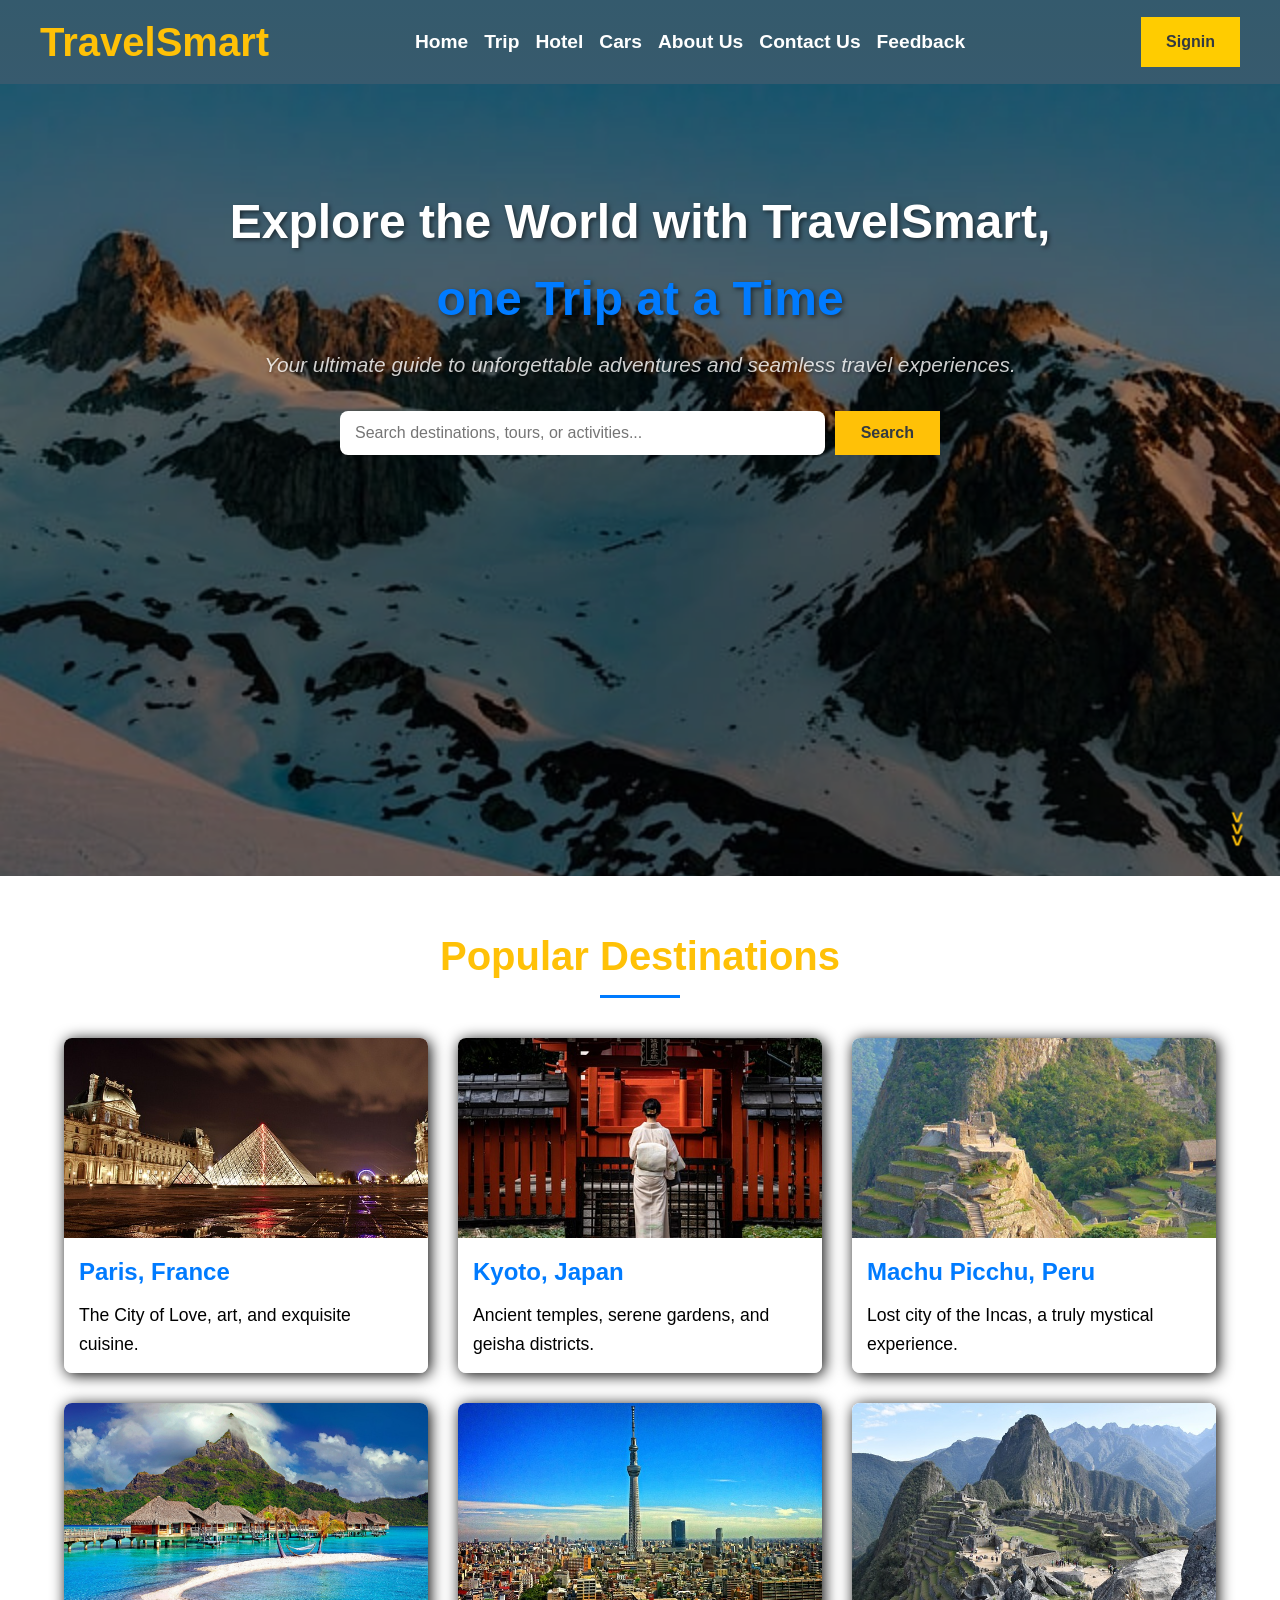
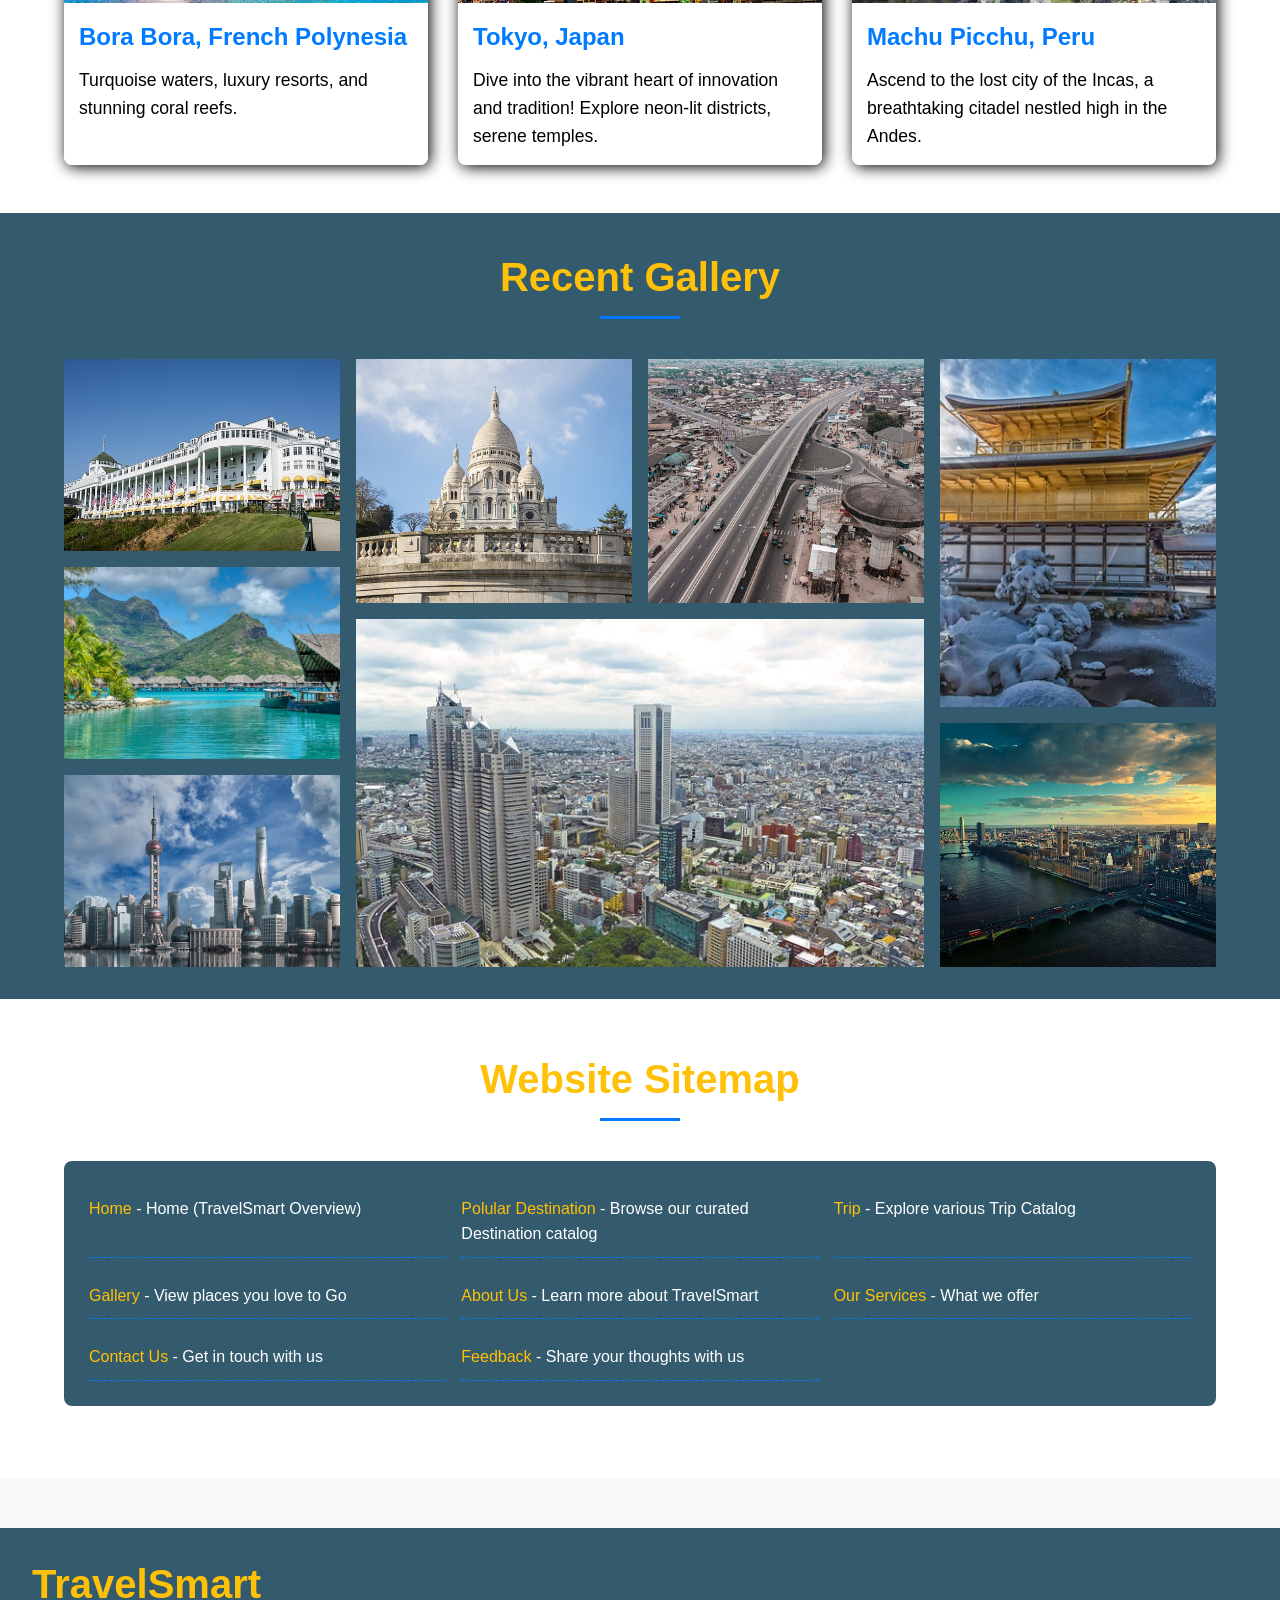
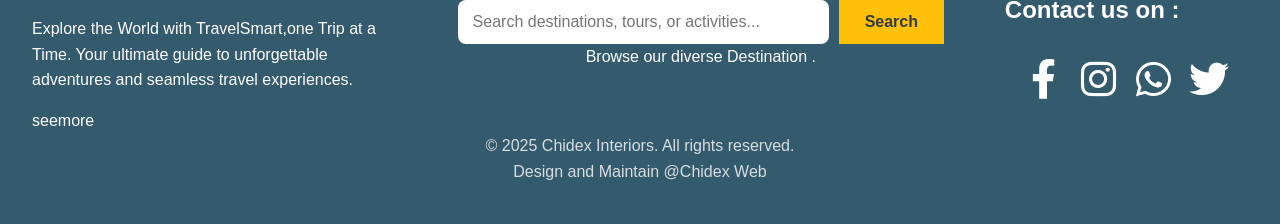
<file: index.html>
<!DOCTYPE html>
<html lang="en">
<head>
    <meta charset="UTF-8">
    <meta name="viewport" content="width=device-width, initial-scale=1.0">
    <title>TravelSmart - Your Ultimate Travel Companion</title>
    <link rel="stylesheet" href="index.css">
    <link rel="icon" href="images/favicon.png" type="image/png">
    <link rel="stylesheet" href="https://cdnjs.cloudflare.com/ajax/libs/font-awesome/6.0.0-beta3/css/all.min.css">
</head>
<body>
    <header>
        <div class="container">
            <div class="logo">
                <h1><a href="#home">TravelSmart</a></h1>
            </div>
            <nav>
                <input type="checkbox" id="menu-toggle" class="menu-toggle">
                <label for="menu-toggle" class="menu-icon">&#9776;</label>
                <ul>
                    <li><a href="#home">Home</a></li>
                    <li><a href="#trip-catalog">Trip</a></li>
                    <li><a href="#hotel">Hotel</a></li>
                    <li><a href="#car">Cars</a></li>
                    <li><a href="#about">About Us</a></li>
                    <li><a href="#contact">Contact Us</a></li>
                    <li><a href="#feedback">Feedback</a></li>
                    <li><a href="./login.html">Signin</a></li>
                </ul>
            </nav>
        </div>
    </header>
    <a href="#" id="top"> >>> </a>
    <main>
        <section id="home" class="active   page-section">
            <div class="container">
                <div class="hero">
                    <h2>Explore the World with TravelSmart,<span>one Trip at a Time</span></h2>
                    <p>Your ultimate guide to unforgettable adventures and seamless travel experiences.</p>
                    <div class="search-bar">
                        <input type="text" placeholder="Search destinations, tours, or activities...">
                        <button type="button">Search</button>
                    </div>
                </div>
                <article class="destinations-section home-section">
                    <h2 class="section-title">Popular Destinations</h2>
                    <div class="destination-grid">
                        <div class="destination-card">
                            <img src="./image/Paris, France 1.jpg" alt="Paris">
                            <h3>Paris, France</h3>
                            <p>The City of Love, art, and exquisite cuisine.</p>
                        </div>
                        <div class="destination-card">
                            <img src="./image/Kyoto, Japan1.jpg" alt="Kyoto">
                            <h3>Kyoto, Japan</h3>
                            <p>Ancient temples, serene gardens, and geisha districts.</p>
                        </div>
                        <div class="destination-card">
                            <img src="./image/Machu Picchu, Peru1.jpg" alt="Machu Picchu">
                            <h3>Machu Picchu, Peru</h3>
                            <p>Lost city of the Incas, a truly mystical experience.</p>
                        </div>
                        <div class="destination-card">
                            <img src="./image/Bora Bora, French Polynesia1.jpg" alt="Bora Bora">
                            <h3>Bora Bora, French Polynesia</h3>
                            <p>Turquoise waters, luxury resorts, and stunning coral reefs.</p>
                        </div>
                        <div class="destination-card">
                            <img src="./image/Tokyo, Japan1.jpg" alt="Tokyo Cityscape at Night">
                            <h3>Tokyo, Japan</h3>
                            <p>Dive into the vibrant heart of innovation and tradition! Explore neon-lit districts, serene temples.</p>
                        </div>
                        <div class="destination-card">
                            <img src="./image/Machu Picchu, Peru2.jpg"
                            alt="Ancient Inca City of Machu Picchu">
                            <h3>Machu Picchu, Peru</h3>
                            <p>Ascend to the lost city of the Incas, a breathtaking citadel nestled high in the Andes.</p>
                        </div>
                    </div>
                </article>
                <article class="home-section">
                    <h2 class="section-title">Recent Gallery</h2>
                    <div class="parent">
                        <div class="div1">
                            <img src="./image/mackinac-island-3563821_640.jpg" alt="" width="300">
                        </div>
                        <div class="div2"><img src="./image/Paris, France2.jpg" alt="" width="300"> </div>
                        <div class="div3"><img src="./image/nigeria.jpg" width="300" alt=""> </div>
                        <div class="div4"><img src="./image/Kyoto, Japan2.jpg" width="500" alt=""> </div>
                        <div class="div5"> <img src="./image/Tokyo, Japan2.jpg" width="300" alt=""></div>
                        <div class="div6"><img src="./image/Bora Bora, French Polynesia3.jpg" width="300" alt=""> </div>
                        <div class="div7"><img src="./image/china2.jpg" width="300" alt=""> </div>
                        <div class="div8"><img src="./image/uk1.jpg" width="300" alt=""> </div>
                    </div>
                </article>
                <article class="home-section">
                    <h2 class="section-title">Website Sitemap</h2>
                    <div class="sitemap">
                        <ul>
                            <li><a href="#home">Home</a> - Home (TravelSmart Overview)</li>
                            <li><a href="#destination">Polular Destination</a> - Browse our curated Destination catalog</li>
                            <li><a href="#trip-catalog">Trip</a> - Explore various Trip Catalog</li>
                            <li><a href="#Gallery">Gallery</a> - View places you love to Go</li>
                            <li><a href="#about">About Us</a> - Learn more about TravelSmart</li>
                            <li><a href="#services">Our Services</a> - What we offer</li>
                            <li><a href="#contact">Contact Us</a> - Get in touch with us</li>
                            <li><a href="#feedback">Feedback</a> - Share your thoughts with us</li>
                        </ul>
                    </div>
                </article>
            </div>
        </section>
        <section id="trip-catalog" class="trip-catalog page-section">
            <div class="container">
                <h2 class="section-title">Our Exciting Trip Catalog</h2>
        
                <div class="sorting-filtering">
                    <div class="sort-options">
                        <span>Sort by:</span>
                        <button class="sort-btn active">Popularity</button>
                        <button class="sort-btn">Price</button>
                        <button class="sort-btn">Alphabetical</button>
                    </div>
                    <div class="filter-options">
                        <span>Filter by:</span>
                        <select>
                            <option value="">Destination Type</option>
                            <option value="adventure">Adventure</option>
                            <option value="relax">Relaxation</option>
                            <option value="culture">Cultural</option>
                        </select>
                        <input type="date">
                        <input type="text" placeholder="Price Range (e.g., $500-$1000)">
                    </div>
                </div>
        
                <div class="trip-grid">
                    <div class="trip-card">
                        <div class="trip-images">
                            <img src="./image/Bali Adventure Getaway1.jpg" alt="Bali Beach" class="main-image">
                        </div>
                        <h3>Bali Adventure Getaway</h3>
                        <p class="description">Experience the vibrant culture and stunning natural beauty of Bali with
                            this 7-day adventure package.</p>
                        <div class="details">
                            <span class="price">$1200</span>
                            <span class="duration">7 Days / 6 Nights</span>
                            <span class="rating">★★★★★</span>
                        </div>
                        <a href="#contact"><button class="btn-book">Book Now</button></a>
                    </div>
                    <div class="trip-card">
                        <div class="trip-images">
                            <img src="./image/Arctic Lights Expedition2.jpg" alt="Northern Lights" class="main-image">
                        </div>
                        <h3>Arctic Lights Expedition</h3>
                         <p class="description">Embark on a magical journey to the Arctic Circle to witness the breathtaking Northern Lights and explore icy landscapes like never before.</p>
                        <div class="details">
                            <span class="price">$2,450</span>
                            <span class="duration">5 Days / 4 Nights</span>
                            <span class="rating">★★★★☆</span>
                        </div>
                        <a href="#contact"><button class="btn-book">Reserve Spot</button></a>
                    </div>
                    <div class="trip-card">
                        <div class="trip-images">
                            <img src="./image/Arctic Lights Expedition1.jpg" alt="Alps Skiing" class="main-image">
                        </div>
                        <h3>Swiss Alps Skiing Adventure</h3>
                        <p class="description">Hit the slopes in the breathtaking Swiss Alps with this 5-day winter
                            sports package.</p>
                        <div class="details">
                            <span class="price">$1800</span>
                            <span class="duration">5 Days / 4 Nights</span>
                            <span class="rating">★★★★★</span>
                        </div>
                        <a href="#contact"><button class="btn-book">Book Now</button></a>
                    </div>
        
                    <div class="trip-card">
                        <div class="trip-images">
                            <img src="./image/Machu Picchu, Peru6.jpg" alt="Amazon Rainforest" class="main-image">
                        </div>
                        <h3>Amazon Rainforest Discovery Tour</h3>
                        <p class="description">Immerse yourself in the world's largest rainforest with this educational
                            and adventurous 6-day tour.</p>
                        <div class="details">
                            <span class="price">$950</span>
                            <span class="duration">6 Days / 5 Nights</span>
                            <span class="rating">★★★★☆</span>
                        </div>
                        <a href="#contact"><button class="btn-book">Book Now</button></a>
                    </div>
                    <div class="trip-card">
                        <div class="trip-images">
                            <img src="./image/Kyoto, Japan4.jpg"
                                alt="Lush Green Forest Landscape" class="main-image">
                        </div>
                        <h3>Sequoia National Park: Serenity & Stargazing</h3>
                        <p class="description">Escape to the majestic giants of Sequoia National Park. This 4-day retreat offers
                            breathtaking hikes, tranquil lake activities, and unparalleled stargazing beneath ancient trees.</p>
                        <div class="details">
                            <span class="price">$850</span>
                            <span class="duration">4 Days / 3 Nights</span>
                            <span class="rating">★★★★★</span>
                        </div>
                        <a href="#contact"><button class="btn-book">Book Now</button></a>
                    </div>
                    <div class="trip-card">
                        <div class="trip-images">
                            <img src="./image/nigeria2.jpg" alt="Ofala Festival in Onitsha"
                                class="main-image">
                        </div>
                        <h3>Experience the Grandeur of Ofala Festival in Onitsha</h3>
                        <p class="description">Witness the vibrant and spectacular Ofala Festival, a celebration of culture, tradition, and
                            royal heritage in Onitsha. Immerse yourself in the rich tapestry of Igbo traditions.</p>
                        <div class="details">
                            <span class="price">₦7,500</span>
                            <span class="duration">2 Days</span>
                            <span class="rating">★★★★★</span>
                        </div>
                        <a href="#contact"><button class="btn-book">Book Now</button></a>
                    </div>
                    <div class="trip-card">
                        <div class="trip-images">
                            <img src="./image/Machu Picchu, Peru3.jpg"
                                alt="Elephants in Yankari National Park" class="main-image">
                        </div>
                        <h3>Explore the Wilds of Yankari National Park</h3>
                        <p class="description">Embark on an unforgettable safari adventure in Yankari National Park, home to diverse
                            wildlife, including elephants, lions, and various bird species. Discover the beauty of Nigerian nature.</p>
                        <div class="details">
                            <span class="price">₦15,000</span>
                            <span class="duration">3 Days / 2 Nights</span>
                            <span class="rating">★★★★☆</span>
                        </div>
                        <a href="#contact"><button class="btn-book">Book Now</button></a>
                    </div>
                    <div class="trip-card">
                        <div class="trip-images">
                            <img src="./image/Bora Bora, French Polynesia3.jpg" alt="Swiss Alps View" class="main-image">
                        </div>
                        <h3>Swiss Alps Escape</h3>
                        <p class="description">Enjoy a luxurious alpine retreat with snow-capped peaks, gourmet dining, and serene mountain hikes in Switzerland.</p>
                        <div class="details">
                            <span class="price">$3,150</span>
                            <span class="duration">6 Days / 5 Nights</span>
                            <span class="rating">★★★★★</span>
                        </div>
                        <a href="#contact"><button class="btn-book">Start Journey</button></a>
                    </div>
                    <div class="trip-card">
                        <div class="trip-images">
                            <img src="./image/japan-forest-6898674_640.jpg" alt="Sahara Desert" class="main-image">
                        </div>
                        <h3>Sahara Desert Safari</h3>
                        <p class="description">Ride camels over golden dunes, sleep under the stars, and explore the magic of the Moroccan desert with expert guides.</p>
                        <div class="details">
                            <span class="price">$980</span>
                            <span class="duration">4 Days / 3 Nights</span>
                            <span class="rating">★★★★☆</span>
                        </div>
                        <a href="#contact"><button class="btn-book">Book Adventure</button></a>
                    </div>
                    <div class="trip-card">
                        <div class="trip-images">
                            <img src="./image/paris-river-4275721_640.jpg" alt="Tokyo City" class="main-image">
                        </div>
                        <h3>Tokyo Tech & Culture Tour</h3>
                        <p class="description">Dive into Tokyo’s futuristic vibes, ancient temples, and culinary wonders in this dynamic blend of tech and tradition.</p>
                        <div class="details">
                            <span class="price">$1,875</span>
                            <span class="duration">5 Days / 4 Nights</span>
                            <span class="rating">★★★★★</span>
                        </div>
                        <a href="#contact"><button class="btn-book">Explore Tokyo</button></a>
                    </div>
                    <div class="trip-card">
                        <div class="trip-images">
                            <img src="./image/peru-bridge-4441037_1280.jpg" alt="Rocky Mountains" class="main-image">
                        </div>
                        <h3>Canadian Rockies Hiking Camp</h3>
                        <p class="description">Trek through scenic trails, pristine lakes, and wildlife-rich forests in this outdoor adventure for nature lovers.</p>
                        <div class="details">
                            <span class="price">$1,150</span>
                            <span class="duration">7 Days / 6 Nights</span>
                            <span class="rating">★★★★☆</span>
                        </div>
                        <a href="#contact"><button class="btn-book">Join the Trek</button></a>
                    </div>
                    <div class="trip-card">
                        <div class="trip-images">
                            <img src="./image/peru-hallstatt-3609863_640.jpg" alt="Greek Islands" class="main-image">
                        </div>
                        <h3>Greek Island Hopping</h3>
                        <p class="description">Sail across the sparkling Aegean Sea and explore the charm of Santorini, Mykonos, and more in a relaxing island cruise.</p>
                        <div class="details">
                            <span class="price">$2,200</span>
                            <span class="duration">8 Days / 7 Nights</span>
                            <span class="rating">★★★★★</span>
                        </div>
                        <a href="#contact"><button class="btn-book">Sail Away</button></a>
                    </div>
                </div>    
            </div>
        </section>

        <section id="hotel" class="hotels  page-section">
            <h2 class="section-title">Our Exciting Hotel Catalogs</h2>
           <div class="container">
                <div class="hotel-grid">
                    <div class="hotel-card">
                        <img src="./image/hotel-2975824_640.jpg" alt="Ocean View Hotel">
                        <h3>Ocean View Resort</h3>
                        <p>Relax in this luxury beachfront hotel with sea-facing suites, spa, and infinity pool.</p>
                        <div class="hotel-info">
                            <span class="rating">★★★★☆</span>
                            <span class="hotel-price">$220/night</span>
                        </div>
                        <a href="#contact"><button class="btn-book">Book Now</button></a>
                    </div>
                    <div class="hotel-card">
                        <img src="./image/hotel-6932136_640.jpg" alt="Mountain Lodge">
                        <h3>Highland Mountain Lodge</h3>
                        <p>Cozy alpine lodge surrounded by stunning peaks, perfect for hiking and skiing.</p>
                        <div class="hotel-info">
                            <span class="rating">★★★★★</span>
                            <span class="hotel-price">$180/night</span>
                        </div>
                        <a href="#contact"><button class="btn-book">Book Now</button></a>
                    </div>
                    <div class="hotel-card">
                        <img src="./image/hotel-7540353_640.jpg" alt="City Center Hotel">
                        <h3>Urban Central Hotel</h3>
                        <p>Modern business-class hotel located in the heart of the city with fast Wi-Fi and rooftop bar.</p>
                        <div class="hotel-info">
                            <span class="rating">★★★☆☆</span>
                            <span class="hotel-price">$140/night</span>
                        </div>
                        <a href="#contact"><button class="btn-book">Book Now</button></a>
                    </div>
                    <div class="hotel-card">
                        <img src="./image/hotel-building-6950972_640.jpg" alt="Desert Mirage Inn">
                        <h3>Desert Mirage Inn</h3>
                        <p>Experience tranquil luxury in a remote desert oasis with private pools and panoramic dunes.</p>
                        <div class="hotel-info">
                            <span class="rating">★★★★☆</span>
                            <span class="hotel-price">$210/night</span>
                        </div>
                       <a href="#contact"><button class="btn-book">Book Now</button></a>
                    </div>
                    <div class="hotel-card">
                        <img src="./image/jumeirah-beach-hotel-2146761_640.jpg" alt="Evergreen Peak Lodge">
                        <h3>Evergreen Peak Lodge</h3>
                        <p>Surrounded by forest trails, this rustic mountain lodge is ideal for nature lovers and hikers.</p>
                        <div class="hotel-info">
                            <span class="rating">★★★★★</span>
                            <span class="hotel-price">$165/night</span>
                        </div>
                        <a href="#contact"><button class="btn-book">Book Now</button></a>
                    </div>
                    <div class="hotel-card">
                        <img src="./image/grimsel-hospiz-4970076_640.jpg" alt="Palm Breeze Resort">
                        <h3>Palm Breeze Resort</h3>
                        <p>Chill by the turquoise ocean with all-inclusive beachside service, spa, and tropical cocktails.</p>
                        <div class="hotel-info">
                            <span class="rating">★★★★★</span>
                            <span class="hotel-price">$275/night</span>
                        </div>
                        <a href="#contact"><button class="btn-book">Book Now</button></a>
                    </div>
                    <div class="hotel-card">
                        <img src="./image/hong-kong-4046913_640.jpg" alt="Heritage Palace Hotel">
                        <h3>Heritage Palace Hotel</h3>
                        <p>Stay in a restored royal mansion with traditional architecture, fine dining, and cultural shows.</p>
                        <div class="hotel-info">
                            <span class="rating">★★★★☆</span>
                            <span class="hotel-price">$190/night</span>
                        </div>
                        <a href="#contact"><button class="btn-book">Book Now</button></a>
                    </div>
                    <div class="hotel-card">
                        <img src="./image/architecture-1218850_640.jpg" alt="Skyline Executive Suites">
                        <h3>Skyline Executive Suites</h3>
                        <p>Elegant high-rise accommodations with skyline views, business lounge, and 24/7 concierge.</p>
                        <div class="hotel-info">
                            <span class="rating">★★★★☆</span>
                            <span class="hotel-price">$300/night</span>
                        </div>
                        <a href="#contact"><button class="btn-book">Book Now</button></a>
                    </div>
                    <div class="hotel-card">
                        <img src="./image/architecture-2587720_640.jpg" alt="Lakeside Cabin Retreat">
                        <h3>Lakeside Cabin Retreat</h3>
                        <p>Charming wooden cabins nestled by a quiet lake — perfect for fishing, kayaking, and campfires.</p>
                        <div class="hotel-info">
                            <span class="rating">★★★☆☆</span>
                            <span class="hotel-price">$115/night</span>
                        </div>
                        <a href="#contact"><button class="btn-book">Book Now</button></a>
                    </div>
                    <div class="hotel-card">
                        <img src="./image/Casablanca Garden Hotel.jpg" alt="Casablanca Garden Hotel">
                        <h3>Casablanca Garden Hotel</h3>
                        <p>Step into elegance with floral courtyards, mosaic halls, and Mediterranean-inspired rooms.</p>
                        <div class="hotel-info">
                            <span class="rating">★★★★☆</span>
                            <span class="hotel-price">$195/night</span>
                        </div>
                        <a href="#contact"><button class="btn-book">Book Now</button></a>
                    </div>
                    <div class="hotel-card">
                        <img src="./image/frankfurtoder-1155362_640.jpg" alt="Aurora Ice Hotel">
                        <h3>Aurora Ice Hotel</h3>
                        <p>Sleep in a magical ice suite under the northern lights, with thermal gear and snow activities included.</p>
                        <div class="hotel-info">
                            <span class="rating">★★★★☆</span>
                            <span class="hotel-price">$250/night</span>
                        </div>
                        <a href="#contact"><button class="btn-book">Book Now</button></a>
                    </div>
                    <div class="hotel-card">
                        <img src="./image/building-3720329_640.jpg" alt="Boho Art House">
                        <h3>Boho Art House</h3>
                        <p>Colorful boutique hotel with handcrafted decor, live music nights, and cozy artistic spaces.</p>
                        <div class="hotel-info">
                            <span class="rating">★★★☆☆</span>
                            <span class="hotel-price">$135/night</span>
                        </div>
                        <a href="#contact"><button class="btn-book">Book Now</button></a>
                    </div>
                </div>
                <!-- <button class="btn-book" onclick="showDetails('tesla')">See More </button> -->
                <button class="btn-books" onclick="showMore(this)">See More</button>

                <div id="details-tesla" class="extra-content hidden">
                    <div class="hotel-grid">
                        <div class="hotel-card">
                        <img src="./image/havana-7844664_640.jpg" alt="Azure Bay Villas">
                        <h3>Azure Bay Villas</h3>
                        <p>Escape to crystal-clear waters and sun-drenched terraces in this private coastal villa resort.</p>
                        <div class="hotel-info">
                            <span class="rating">★★★★☆</span>
                            <span class="hotel-price">$295/night</span>
                        </div>
                        <a href="#contact"><button class="btn-book">Book Now</button></a>
                    </div>
                    <div class="hotel-card">
                        <img src="./image/jumeirah-beach-hotel-2146761_640.jpg" alt="Forest Whispers Camp">
                        <h3>Forest Whispers Camp</h3>
                        <p>Immerse in nature’s rhythm with eco-lodging, fire pits, and stargazing domes deep in the woods.</p>
                        <div class="hotel-info">
                            <span class="rating">★★★☆☆</span>
                            <span class="hotel-price">$90/night</span>
                        </div>
                        <a href="#contact"><button class="btn-book">Book Now</button></a>
                    </div>
                    <div class="hotel-card">
                        <img src="./image/lanzarote-211041_640.jpg" alt="Metro Luxe Suites">
                        <h3>Metro Luxe Suites</h3>
                        <p>Sophisticated stays in downtown elegance — rooftop dining, smart rooms, and skyline views.</p>
                        <div class="hotel-info">
                            <span class="rating">★★★★★</span>
                            <span class="hotel-price">$340/night</span>
                        </div>
                        <a href="#contact"><button class="btn-book">Book Now</button></a>
                    </div>
                    <div class="hotel-card">
                        <img src="./image/santorini-2090252_640.jpg" alt="Marrakech Serenity Inn">
                        <h3>Marrakech Serenity Inn</h3>
                        <p>A peaceful riad tucked in the old medina — with mosaic walls, lush courtyards, and mint tea vibes.</p>
                        <div class="hotel-info">
                            <span class="rating">★★★★☆</span>
                            <span class="hotel-price">$150/night</span>
                        </div>
                        <a href="#contact"><button class="btn-book">Book Now</button></a>
                    </div>
                    <div class="hotel-card">
                        <img src="./image/mackinac-island-3563821_640.jpg" alt="Polar Edge Igloo Suites">
                        <h3>Polar Edge Igloo Suites</h3>
                        <p>Live the Arctic dream in insulated glass igloos, with aurora views and polar excursions.</p>
                        <div class="hotel-info">
                            <span class="rating">★★★★★</span>
                            <span class="hotel-price">$420/night</span>
                        </div>
                        <a href="#contact"><button class="btn-book">Book Now</button></a>
                    </div>
                    <div class="hotel-card">
                        <img src="./image/israel-3148323_640.jpg" alt="Retro Carousel Motel">
                        <h3>Retro Carousel Motel</h3>
                        <p>Step back into the '60s with neon vibes, diner breakfasts, and cozy roadside charm.</p>
                        <div class="hotel-info">
                            <span class="rating">★★★☆☆</span>
                            <span class="hotel-price">$75/night</span>
                        </div>
                        <a href="#contact"><button class="btn-book">Book Now</button></a>
                    </div>
                    <div class="hotel-card">
                        <img src="./image/build1.jpg" alt="Florentine Heritage Stay">
                        <h3>Florentine Heritage Stay</h3>
                        <p>Stay in a 16th-century villa with frescoed ceilings, marble halls, and old-world Italian charm.</p>
                        <div class="hotel-info">
                            <span class="rating">★★★★☆</span>
                            <span class="hotel-price">$260/night</span>
                        </div>
                        <a href="#contact"><button class="btn-book">Book Now</button></a>
                    </div>
                    <div class="hotel-card">
                        <img src="./image/build2.jpg" alt="Coral Cove Escape">
                        <h3>Coral Cove Escape</h3>
                        <p>Sunbathe on white sands, snorkel vibrant reefs, and dine with ocean breezes at your doorstep.</p>
                        <div class="hotel-info">
                            <span class="rating">★★★★★</span>
                            <span class="hotel-price">$310/night</span>
                        </div>
                        <a href="#contact"><button class="btn-book">Book Now</button></a>
                    </div>
                    <div class="hotel-card">
                        <img src="./image/build3.jpg" alt="Zen Cliff Retreat">
                        <h3>Zen Cliff Retreat</h3>
                        <p>Elevate your soul at this cliffside sanctuary — with yoga pavilions, herbal gardens, and sound baths.</p>
                        <div class="hotel-info">
                            <span class="rating">★★★★☆</span>
                            <span class="hotel-price">$230/night</span>
                        </div>
                        <a href="#contact"><button class="btn-book">Book Now</button></a>
                    </div>
                    </div>
                    <button class="btn-books" onclick="hideMore(this)">See Less</button>
               </div>
           </div>
        </section>
        <section id="car" class="cars page-section">
            <h2 class="section-title">Our Exciting Car Catalogs</h2>
            <div class="container">
                <div class="car-grid">
                    <div class="car-card">
                        <img src="./image/aston-martin-2118857_640.webp" alt="Tesla Model S">
                        <h3>Tesla Model S</h3>
                        <p>Electric luxury sedan with autopilot, long range, and high performance.</p>
                        <span class="car-price">$89,990</span>
                        <a href="#contact"><button class="btn-book">Book Now</button></a>
                    </div>
                    <div class="car-card">
                        <img src="./image/auto-1327801_640.jpg" alt="Ford Mustang GT">
                        <h3>Ford Mustang GT</h3>
                        <p>Iconic muscle car with a roaring V8 engine and aggressive styling.</p>
                        <span class="car-price">$46,500</span>
                        <a href="#contact"><button class="btn-book">Book Now</button></a>
                    </div>
                    <div class="car-card">
                        <img src="./image/auto-2179220_640.jpg" alt="Range Rover Sport">
                        <h3>Range Rover Sport</h3>
                        <p>Premium SUV offering off-road capability and luxurious comfort.</p>
                        <span class="car-price">$78,300</span>
                        <a href="#contact"><button class="btn-book">Book Now</button></a>
                    </div>
                    <div class="car-card">
                        <img src="./image/auto-8952159_640.png" alt="Ford Mustang">
                        <h3>Ford Mustang GT</h3>
                        <p>Iconic American muscle car with V8 power and bold styling.</p>
                        <span class="car-price">$55,300</span>
                        <a href="#contact"><button class="btn-book">Book Now</button></a>
                    </div>
                    <div class="car-card">
                        <img src="./image/bmw-6010851_640.jpg" alt="BMW i8">
                        <h3>BMW i8</h3>
                        <p>Futuristic hybrid sports car blending efficiency with dynamic design.</p>
                        <span class="car-price">$147,500</span>
                        <a href="#contact"><button class="btn-book">Book Now</button></a>
                    </div>
                    <div class="car-card">
                        <img src="./image/automobile-8634822_640.png" alt="Toyota Corolla">
                        <h3>Toyota Corolla</h3>
                        <p>Reliable compact sedan with great fuel economy and safety features.</p>
                        <span class="car-price">$24,150</span>
                        <a href="#contact"><button class="btn-book">Book Now</button></a>
                    </div>
                    <div class="car-card">
                        <img src="./image/automobile-7825050_640.jpg" alt="Audi R8">
                        <h3>Audi R8</h3>
                        <p>High-performance supercar with sleek design and powerful V10 engine.</p>
                        <span class="car-price">$158,900</span>
                       <a href="#contact"><button class="btn-book">Book Now</button></a>
                    </div>
                    <div class="car-card">
                        <img src="./image/car-1890494_640.jpg" alt="Honda Civic">
                        <h3>Honda Civic</h3>
                        <p>Sporty and practical sedan with modern tech and smooth handling.</p>
                        <span class="car-price">$23,750</span>
                        <a href="#contact"><button class="btn-book">Book Now</button></a>
                    </div>
                    <div class="car-card">
                        <img src="./image/car-4393990_640.jpg" alt="Jeep Wrangler">
                        <h3>Jeep Wrangler</h3>
                        <p>Off-road legend designed for adventure with rugged capability.</p>
                        <span class="car-price">$39,995</span>
                        <a href="#contact"><button class="btn-book">Book Now</button></a>
                    </div>
                    <div class="car-card">
                        <img src="./image/car-5548242_640.jpg" alt="Mercedes S-Class">
                        <h3>Mercedes-Benz S-Class</h3>
                        <p>Flagship luxury sedan offering comfort, prestige, and innovation.</p>
                        <span class="car-price">$115,000</span>
                        <a href="#contact"><button class="btn-book">Book Now</button></a>
                    </div>
                    <div class="car-card">
                        <img src="./image/car-5865989_640.jpg" alt="Chevrolet Bolt EV">
                        <h3>Chevrolet Bolt EV</h3>
                        <p>Affordable electric vehicle with a practical range and spacious interior.</p>
                        <span class="car-price">$31,000</span>
                        <a href="#contact"><button class="btn-book">Book Now</button></a>
                    </div>
                    <div class="car-card">
                        <img src="./image/car-5868840_640.jpg" alt="Porsche 911 Carrera">
                        <h3>Porsche 911 Carrera</h3>
                        <p>Legendary sports car blending tradition with cutting-edge engineering.</p>
                        <span class="car-price">$106,500</span>
                        <a href="#contact"><button class="btn-book">Book Now</button></a>
                    </div>
                    <div class="car-card">
                        <img src="./image/car-6761801_640.jpg" alt="Lucid Air">
                        <h3>Lucid Air</h3>
                        <p>Premium electric sedan with extraordinary range and futuristic tech.</p>
                        <span class="car-price">$82,400</span>
                        <a href="#contact"><button class="btn-book">Book Now</button></a>
                    </div>
                    <div class="car-card">
                        <img src="./image/car-6779247_640.jpg" alt="Kia EV6">
                        <h3>Kia EV6</h3>
                        <p>All-electric crossover with ultra-fast charging and modern styling.</p>
                        <span class="car-price">$48,700</span>
                        <a href="#contact"><button class="btn-book">Book Now</button></a>
                    </div>
                    <div class="car-card">
                        <img src="./image/car-7498955_640.jpg" alt="Range Rover Velar">
                        <h3>Range Rover Velar</h3>
                        <p>Elegant SUV with refined design, luxury interior, and off-road power.</p>
                        <span class="car-price">$69,900</span>
                        <a href="#contact"><button class="btn-book">Book Now</button></a>
                    </div>

                 </div>
            </div>
        </section>

        <section id="about" class="about-us page-section">
            <div class="container">
                <h2 class="section-title">About TravelSmart</h2>
                <p>TravelSmart is a leading online travel portal dedicated to creating unforgettable travel experiences.
                    Founded in 2023, our mission is to connect adventurers with unique destinations and provide
                    comprehensive, easy-to-understand travel information.</p>
                <p>We specialize in curating exciting package tours that combine thrilling activities like paragliding
                    and jet skiing with visits to iconic tourist attractions. Our commitment is to offer transparent
                    pricing, reliable information, and a user-friendly platform that makes planning your next adventure
                    a breeze.</p>
                <p>At TravelSmart, we believe travel enriches lives, and we're passionate about helping you discover the
                    world, one amazing trip at a time.</p>
            </div>
        </section>

        <section class="services-section page-section" id="services">
            <h2 class="section-title">Our Services</h2>
            <div class="services-grid container">
                <div class="service-card">
                    <i class="fas fa-plane-departure icon"></i>
                    <h3>Flight Booking</h3>
                    <p>Find the best deals on flights worldwide.</p>
                </div>
                <div class="service-card">
                    <i class="fas fa-hotel icon"></i>
                    <h3>Hotel Reservations</h3>
                    <p>Book your perfect stay, from budget to luxury.</p>
                </div>
                <div class="service-card">
                    <i class="fas fa-route icon"></i>
                    <h3>Custom Tours</h3>
                    <p>Personalized itineraries for unique experiences.</p>
                </div>
                <div class="service-card">
                    <i class="fas fa-passport icon"></i>
                    <h3>Visa Assistance</h3>
                    <p>Guidance and support for your visa applications.</p>
                </div>
            </div>
        </section>
        
        <section class="contact-section page-section" id="contact">
            <h2 class="section-title">Connect With Us & Book Your Session</h2>
            <div class="contact-content container">
                <form id="booking" class="contact-form">
                    <h3>Book Your Session</h3>
                    <div class="formgrouping">
                        <div class="form-group">
                        <label for="name">Your Name:</label>
                        <input type="text" id="name" name="name" required placeholder="Full Name">
                    </div>
                    <div class="form-group">
                        <label for="email">Your Email:</label>
                        <input type="email" id="email" name="email" required placeholder="example@email.com">
                    </div>
                    <div class="form-group">
                        <label for="phone">Phone Number (Optional):</label>
                        <input type="tel" id="phone" name="phone" placeholder="+234 80XXXXXXX">
                    </div>
                    <div class="form-group">
                        <label for="service">Interested Service:</label>
                        <select id="service" name="service">
                            <option value="">Select a service</option>
                            <option value="therapeutic-massage">Therapeutic Massage</option>
                            <option value="revitalizing-facial">Revitalizing Facial</option>
                            <option value="body-rituals">Body Rituals & Wraps</option>
                            <option value="sauna-steam">Sauna & Steam Therapy</option>
                            <option value="custom-package">Custom Package</option>
                            <option value="general-inquiry">General Inquiry</option>
                        </select>
                    </div>
                    <div class="form-group">
                        <label for="preferred-date">Preferred Date (Optional):</label>
                        <input type="date" id="preferred-date" name="preferred_date">
                    </div>
                    <!-- <div class="form-group">
                        <label for="message">Your Message:</label>
                        <textarea id="message" name="message" rows="6"
                            placeholder="Tell us about your desired experience or inquiry..." required></textarea>
                    </div> -->
                    </div>
                    <h3 id="transport">Book Transportation</h3>
                    <div class="formgrouping">
                        <div class="form-group">
                        <label for="transport-type">Type:</label>
                        <select id="transport-type">
                            <option value="flight">Flight</option>
                            <option value="bus">Bus</option>
                            <option value="train">Train</option>
                            <option value="train">Water(Ship)</option>
                        </select>
                    </div>
                    <div class="form-group">
                        <label for="departure">Departure:</label>
                        <input type="text" id="departure" placeholder="e.g., Lagos">
                    </div>
                    <div class="form-group">
                        <label for="destination">Destination:</label>
                        <input type="text" id="destination" placeholder="e.g., Abuja">
                    </div>
                    <div class="form-group">
                        <label for="date-transport">Date:</label>
                        <input type="date" id="date-transport">
                    </div>
                    </div>
                    <h3 id="hotels">Book Hotels</h3>
                     <div class="formgrouping">
                        <div class="form-group">
                        <label for="hotel-location">Location:</label>
                        <input type="text" id="hotel-location" placeholder="e.g., New York">
                    </div>
                    <div class="form-group">
                        <label for="check-in">Check-in:</label>
                        <input type="date" id="check-in">
                    </div>
                    <div class="form-group">
                        <label for="check-out">Check-out:</label>
                        <input type="date" id="check-out">
                    </div>
                    <div class="form-group">
                        <label for="guests">Guests:</label>
                        <input type="number" id="guests" min="1" value="1">
                    </div>

                     </div>
                <h3 id="cars">Book Cars</h3>
                     <div class="formgrouping">
                        <div class="form-group">
                        <label for="car-pickup-location">Pickup Location:</label>
                        <input type="text" id="car-pickup-location" placeholder="e.g., Airport">
                    </div>
                    <div class="form-group">
                        <label for="pickup-date">Pickup Date:</label>
                        <input type="date" id="pickup-date">
                    </div>
                    <div class="form-group">
                        <label for="return-date">Return Date:</label>
                        <input type="date" id="return-date">
                    </div>
                     </div>
                    <button type="submit" class="btn">Send Inquiry & Request Booking</button>
                </form>
                <div class="contact-info">
                    <h3>Visit & Contact Info</h3>
                    <p><i class="fas fa-map-marker-alt"></i> Serene Haven Spa, 45 Tranquil Way, Wellness City, Onitsha,
                        Anambra, Nigeria</p>
                    <p><i class="fas fa-phone"></i> +234 (0) 801 234 5678</p>
                    <p><i class="fas fa-envelope"></i> info@serenehavenspa.com</p>
                    <p><i class="fas fa-clock"></i> **Opening Hours:**</p>
                    <ul>
                        <li>Mon - Fri: 9:00 AM - 8:00 PM</li>
                        <li>Saturday: 10:00 AM - 7:00 PM</li>
                        <li>Sunday: Closed</li>
                    </ul>
                    <div class="social-links">
                        <a href="#" aria-label="Facebook"><i class="fab fa-facebook-f"></i></a>
                        <a href="#" aria-label="Instagram"><i class="fab fa-instagram"></i></a>
                        <a href="#" aria-label="WhatsApp"><i class="fab fa-whatsapp"></i></a>
                    </div>
                </div>
            </div>
        </section>

        <section id="feedback" class="feedback page-section">
            <div class="container">
                <h2 class="section-title">Share Your Feedback</h2>
                <p class="we">We value your opinion! Please let us know how we can improve our website.</p>
                <form class="feedback-form">
                    <div class="form-group">
                        <label for="name">Your Name:</label>
                        <input type="text" id="names" name="name" required>
                    </div>
                    <div class="form-group">
                        <label for="email">Your Email:</label>
                        <input type="email" id="emails" name="email" required>
                    </div>
                    <div class="form-group">
                        <label for="subject">Subject:</label>
                        <input type="text" id="subject" name="subject" required>
                    </div>
                    <div class="form-group">
                        <label for="message">Your Message:</label>
                        <textarea id="messages" name="message" rows="5" required></textarea>
                    </div>
                    <button type="submit" class="btn-submit">Send Feedback</button>
                </form>
                <div>
                    <h2 class="section-title">What Our Travelers Say</h2>
                    <div class="review-grid">
                        <div class="review-card">
                            <p class="review-text">"The Bali trip was absolutely incredible! TravelSmart made everything so
                            easy, from booking to the amazing activities. Highly recommend the paragliding!"</p>
                            <p class="reviewer-name">- Sarah L. (Bali Adventure)</p>
                            <div class="review-rating">★★★★★</div>
                        </div>
                        <div class="review-card">
                            <p class="review-text">"Skiing in the Alps was a dream come true. The accommodations were
                            top-notch and the transport options were clearly laid out. A truly seamless experience."</p>
                            <p class="reviewer-name">- Mark T. (Swiss Alps Expedition)</p>
                            <div class="review-rating">★★★★★</div>
                        </div>
                        <div class="review-card">
                            <p class="review-text">"An eye-opening journey into the Amazon! The guides were knowledgeable
                                    and the jungle lodge was perfect. Four stars because the mosquitoes were a bit much, but
                            that's nature!"</p>
                            <p class="reviewer-name">- Jessica R. (Amazon Discovery)</p>
                            <div class="review-rating">★★★★☆</div>
                        </div>
                    </div>
                </div>
            </div>
        </section>
    </main>

    <footer class="main-footer">
        <div class="container">
            <nav>
                <div class="space">
                    <div class="logo">
                        <h1><a href="#home">TravelSmart</a></h1>
                    </div>
                    <p>Explore the World with TravelSmart,<span>one Trip at a Time.</span> 
                    Your ultimate guide to unforgettable adventures and seamless travel experiences.
                    </p>
                    <p></p>
                    <details>
                        <summary>seemore</summary>
                        <p>Lorem ipsum dolor, sit amet consectetur adipisicing elit. Ratione blanditiis eos consequatur nam ad assumenda illum enim laborum, rerum harum!</p>
                    </details>
                </div>
                <div class="browse">
                    <div class="search-bar">
                        <input type="text" placeholder="Search destinations, tours, or activities...">
                        <button type="button">Search</button>
                    </div>
                    <p>Browse our diverse Destination .</p>
                </div>
                <div class="social">
                    <h2>Contact us on :</h2>
                    <div class="social-links">
                        <a href="#" aria-label="Facebook"><i class="fab fa-facebook-f"></i></a>
                        <a href="#" aria-label="Instagram"><i class="fab fa-instagram"></i></a>
                        <a href="#" aria-label="WhatsApp"><i class="fab fa-whatsapp"></i></a>
                        <a href="#" aria-label="Twitter"><i class="fab fa-twitter"></i></a>
                    </div>
                </div>
    
            </nav>
    
            <p class="reserved">&copy; 2025 Chidex Interiors. All rights reserved. <br>
                Design and Maintain @Chidex Web</p>
        </div>
    </footer>
<script>
function showMore(button) {
  const extraContent = button.nextElementSibling;
  button.style.display = "none"; // Hide "See More"
  extraContent.classList.remove("hidden"); // Show extra content
}

function hideMore(button) {
  const extraContent = button.parentElement;
  const seeMoreBtn = extraContent.previousElementSibling;
  extraContent.classList.add("hidden"); // Hide extra content
  seeMoreBtn.style.display = "inline-block"; // Show "See More" again
}


</script>

</body>

</html>
</file>
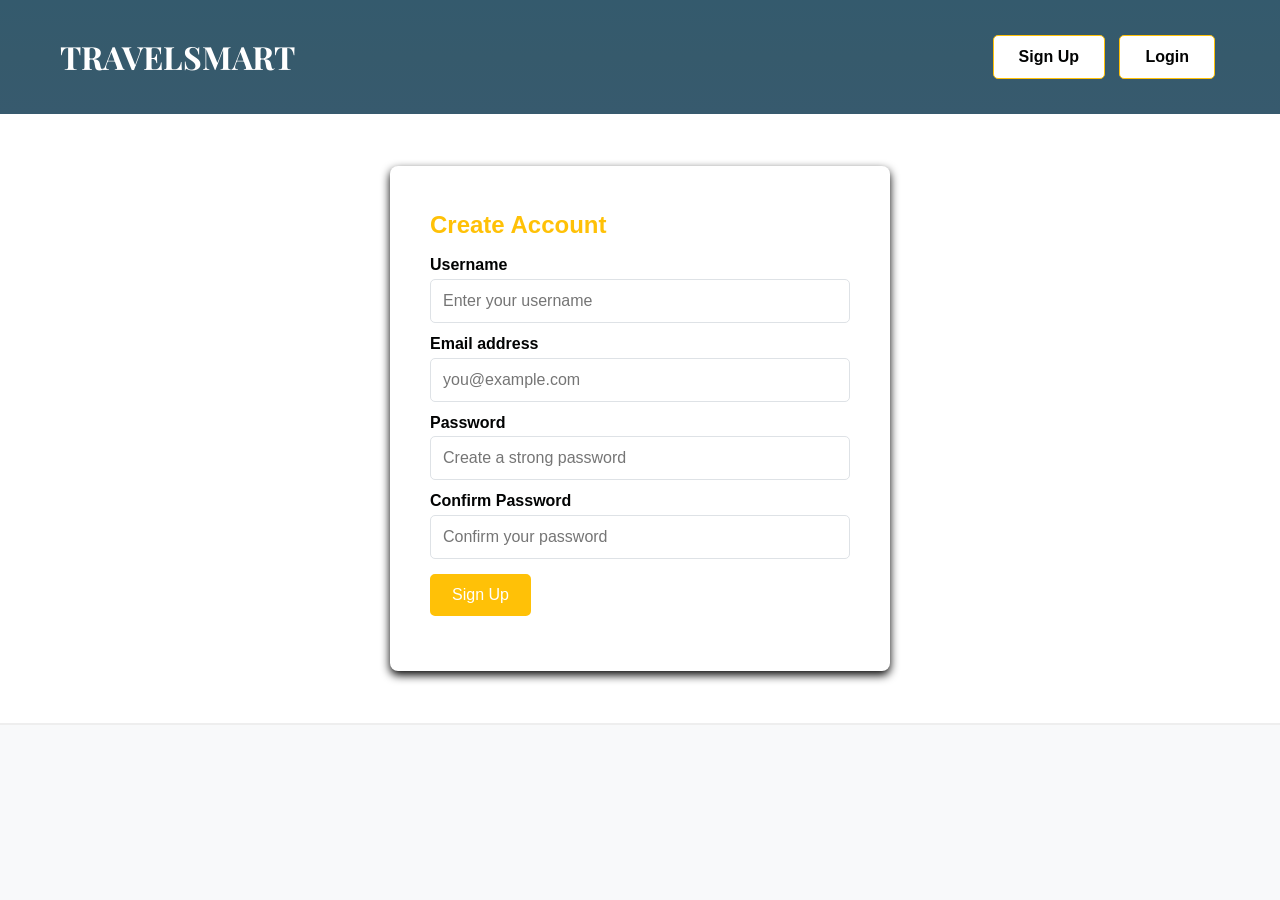
<file: login.html>
<!DOCTYPE html>
<html lang="en">

<head>
    <meta charset="UTF-8">
    <meta name="viewport" content="width=device-width, initial-scale=1.0">
    <link rel="stylesheet" href="login.css">
    <link rel="stylesheet" href="index.css">
    <title>Sign Up / Login</title>
    <link
        href="https://fonts.googleapis.com/css2?family=Playfair+Display:wght@700&family=Roboto:wght@300;400;700&display=swap"
        rel="stylesheet">
    <link rel="stylesheet" href="https://cdnjs.cloudflare.com/ajax/libs/font-awesome/6.0.0-beta3/css/all.min.css">
</head>

<body>
    <header>
       <nav class="container">
        <h1 class="logo"><a href="./index.html">TravelSmart</a></h1>
        <div>
            <button id="signup-tab">Sign Up</button>
            <button id="login-tab">Login</button>
        </div>
       </nav>
    </header>
    <section id="login" class="form-container container">
        
        <!-- Sign Up Form -->
        <form id="signup-form">
            <h2>Create Account</h2>

            <div>
                <label for="signup-username">Username</label>
                <input type="text" id="signup-username" name="username" placeholder="Enter your username"required>
            </div>

            <div>
                <label for="signup-email">Email address</label>
                <input type="email" id="signup-email" name="email" placeholder="you@example.com" required>
            </div>

            <div>
                <label for="signup-password">Password</label>
                <input type="password" id="signup-password" name="password" placeholder="Create a strong password" required>
            </div>

            <div>
                <label for="signup-confirm-password">Confirm Password</label>
                <input type="password" id="signup-confirm-password" name="confirm_password" placeholder="Confirm your password" required>
            </div>

            <button type="submit" class="btn">Sign Up</button>
        </form>

        <!-- Login Form (initially hidden) -->
        <form id="login-form">
            <h2>Welcome Back!</h2>

            <div>
                <label for="login-email">Email address</label>
                <input type="email" id="login-email" name="email" placeholder="you@example.com" required>
            </div>

            <div>
                <label for="login-password">Password</label>
                <input type="password" id="login-password" name="password" placeholder="Your password" required>
            </div>

            <div class="remeber">
                <div class="me">
                    <input id="remember-me" name="remember-me" type="checkbox">
                    <label for="remember-me">Remember me</label>
                </div>

                <div class="text-sm">
                    <a href="#">Forgot your password?</a>
                </div>
            </div>

            <button type="submit" class="btn">Login</button>
        </form>
    </section>

    <script>
        // Get references to elements
        const signupTab = document.getElementById('signup-tab');
        const loginTab = document.getElementById('login-tab');
        const signupForm = document.getElementById('signup-form');
        const loginForm = document.getElementById('login-form');

        // Function to show the Sign Up form and hide the Login form
        function showSignupForm() {
            signupForm.classList.remove('hidden');
            loginForm.classList.add('hidden');
            signupTab.classList.add('bg-blue-600', 'text-white');
            signupTab.classList.remove('bg-gray-200', 'text-gray-800');
            loginTab.classList.remove('bg-blue-600', 'text-white');
            loginTab.classList.add('bg-gray-200', 'text-gray-800');
        }

        // Function to show the Login form and hide the Sign Up form
        function showLoginForm() {
            loginForm.classList.remove('hidden');
            signupForm.classList.add('hidden');
            loginTab.classList.add('bg-blue-600', 'text-white');
            loginTab.classList.remove('bg-gray-200', 'text-gray-800');
            signupTab.classList.remove('bg-blue-600', 'text-white');
            signupTab.classList.add('bg-gray-200', 'text-gray-800');
        }

        // Event listeners for tab buttons
        signupTab.addEventListener('click', showSignupForm);
        loginTab.addEventListener('click', showLoginForm);


        // Initialize by showing the sign-up form
        document.addEventListener('DOMContentLoaded', showSignupForm);
    </script>
</body>

</html>
</file>
<file: index.css>
* {
    box-sizing: border-box;
    margin: 0;
    padding: 0;
    text-decoration: none;
    list-style: none;
}

:root {
    --primary-color: #007bff; /* Blue */
    --secondary-color: #28a745; /* Green */
    --accent-color: #ffc107; /* Yellow */
    --dark-color: #343a40; /* Dark Grey */
    --light-color: #f8f9fa; /* Light Grey */
    --text-color: #333;
    --white-color: #fff;
    --border-radius: 8px;
    --box-shadow: 0 4px 8px rgba(0, 0, 0, 0.1);
    --transition-speed: 0.3s ease;
}
/* Basic animation for hover effects in buttons */
.btn-book, .search-bar button, .sort-options button {
    transition:1s background-color var(--transition-speed), transform var(--transition-speed);
}
.btn-book:hover, .search-bar button:hover, .sort-options button:hover {
    transform: translateY(-5px);
}
#top{
    position: fixed;
    z-index: 600;
    bottom: 40px;
    right: 10px;
    background-color: var(--dark-bg);
    color: var(--accent-color);
    padding: 15px;
    font-weight: bolder;
    font-size: 20px;
    text-decoration: none;
    border-radius: 50px;
    transform: rotate(90deg);
    transition: transform 0.5s;
    animation-name: scroll;
    animation-duration: 2s;
    animation: scrool 2s alternate ;
    -webkit-animation: scrool 2s alternate ;
    -webkit-transition: transform 0.5s;
    -moz-transition: transform 0.5s;
    -ms-transition: transform 0.5s;
    -o-transition: transform 0.5s;
    -webkit-border-radius: 50px;
    -moz-border-radius: 50px;
    -ms-border-radius: 50px;
    -o-border-radius: 50px;
    -webkit-transform: rotate(90deg);
    -moz-transform: rotate(90deg);
    -ms-transform: rotate(90deg);
    -o-transform: rotate(90deg);
}
#top:hover{
    rotate: 180deg;
}

body {
    font-family: 'Segoe UI', Tahoma, Geneva, Verdana, sans-serif;
    line-height: 1.6;
    color: var(--text-color);
    background-color: var(--light-color);
}

.container {
    max-width: 1800px;
    margin: 0 auto;
}
/* Header Styles */
header {
    background:linear-gradient(rgb(52,90,109),rgb(54,90,108),rgb(55,90,110));
    color: var(--white-color);
    padding: 10px 40px;
    position: sticky;
    top: 0;
    z-index: 1000;
}
header .container {
    display: flex;
    justify-content: space-between;
    align-items: center;
    flex-wrap: wrap;
}
.logo h1 {
    margin: 0;
    font-size:2.5rem;
}
.logo h1 a {
    color: var(--accent-color);
    text-decoration: none;
}
.logo h1 a:hover {
    color: var(--white-color);
}
header nav ul {
    display: flex;
    flex-wrap: wrap; 
    justify-content: center;
    align-items: center; 
    gap: 1rem;
    font-size: 1.2rem;
}
header nav ul li:last-child{
    margin-left: 10rem;
    background-color: rgb(255, 204, 0);
    padding: 12px 25px;
    font-size: 1rem;
}
header nav ul li:last-child:hover{
    background-color: var(--light-color);
}
header nav ul li:last-child a{
    color: var(--dark-color);
}
header nav ul li a {
    color: var(--white-color);
    font-weight: bold;
    position: relative;
}
header ul li a::after {
    content: '';
    position: absolute;
    width: 0;
    height: 2px;
    background-color: var(--primary-color);
    bottom: 0;
    left: 0;
    transition: width var(--transition-speed);
    -webkit-transition: width var(--transition-speed);
    -moz-transition: width var(--transition-speed);
    -ms-transition: width var(--transition-speed);
    -o-transition: width var(--transition-speed);
}
header nav ul li a:hover{
    color: var(--primary-color);
}
header nav ul li a:hover::after,
header nav ul li a.active::after {
    width: 100%;
}
/* Mobile Navigation Toggle */
.menu-toggle {
    display: none; 
}

.menu-icon {
    display: none; 
    font-size: 3em;
    cursor: pointer;
    color: #fff;
}
.page-section{
    display: none;
    border-bottom: 2px solid var(--border-color);
    animation: fadeIn 0.8s ease-in-out;
    -webkit-animation: fadeIn 0.8s ease-in-out;
}
@keyframes fadeIn {
    from{
        opacity: 0;
        transform: translateY(40px);
        -webkit-transform: translateY(40px);
        -moz-transform: translateY(40px);
        -ms-transform: translateY(40px);
        -o-transform: translateY(40px);
}
    to{
        opacity: 1;
        transform: translateY(0px);
        -webkit-transform: translateY(0px);
        -moz-transform: translateY(0px);
        -ms-transform: translateY(0px);
        -o-transform: translateY(0px);
}
    
}
.page-section.active{
    display: block;
}
#home:target,
#trip-catalog:target,
#hotel:target,
#car:target,
#about:target,
#contact:target,
#feedback:target{
    display: block;
}
.section-title{
    color:var(--accent-color);
    text-align: center;
    font-size: 2.5em;
    margin-bottom: 40px;
    position: relative;
    padding-bottom: 10px;
}
.section-title::after {
    content: '';
    position: absolute;
    width: 80px;
    height: 3px;
    background-color: var(--primary-color);
    bottom: 0;
    left: 50%;
    transform: translateX(-50%);
    -webkit-transform: translateX(-50%);
    -moz-transform: translateX(-50%);
    -ms-transform: translateX(-50%);
    -o-transform: translateX(-50%);
}
/* Section Styling */
section {
    padding: 60px 0;
    background-color: var(--white-color);
    border-bottom: 2px solid #eee;
}

section:nth-of-type(even) {
    background-color: rgb(52,90,109);
}

/* Hero Section */
.page-section.active{
    padding: 0;
    margin: 0;
}
.home-section{
    margin: 1rem 0;
    padding: 2rem 4rem;
    background-color: var(--white-color);
}
.home-section:nth-of-type(2) {
    background-color: rgb(52,90,109);
}
.hero {
    background: url('./image/mountain-9631829_640.jpg') no-repeat center center/cover;
    color: var(--white-color);
    height: 88vh;
    text-align: center;
    padding: 100px 20px;
    margin: 0;
    position: relative;
    z-index: 1;
    border: none;
}

.hero::before {
    content: '';
    position: absolute;
    top: 0;
    left: 0;
    width: 100%;
    height: 100%;
    background-color: rgba(0, 0, 0, 0.4);
    z-index: -1;
}

.hero h2 {
    color: var(--white-color);
    font-size: 3em;
    margin-bottom: 10px;
    text-shadow: 2px 2px 4px rgba(0, 0, 0, 0.5);
}
.hero h2 span{
    display: block;
    color: var(--primary-color);
}

.hero p {
    font-size: 1.3em;
    font-style: italic;
    opacity: 0.8;
    margin-bottom: 30px;
    text-shadow: 1px 1px 3px rgba(0, 0, 0, 0.5);
}

.search-bar {
    display: flex;
    justify-content: center;
    gap: 10px;
    max-width: 600px;
    margin: 0 auto;
}

.search-bar input[type="text"] {
    flex-grow: 1;
    padding: 12px 15px;
    border: none;
    border-radius: var(--border-radius);
    font-size: 1em;
    -webkit-border-radius: var(--border-radius);
    -moz-border-radius: var(--border-radius);
    -ms-border-radius: var(--border-radius);
    -o-border-radius: var(--border-radius);
}

.search-bar button {
    font-family: inherit;
    border: none;
    padding: 12px 25px;
    font-size: 1em;
    background-color: var(--accent-color);
    border: 1px solid var(--accent-color);
    color: var(--dark-color);
    font-weight: bold;
}
.search-bar button:hover{
    background-color: var(--light-color);
}
/* Destinations Section */
.destinations-section {
    color: var(--white);
}
.destination-grid {
    display: grid;
    grid-template-columns: repeat(auto-fit, minmax(350px, 1fr));
    gap: 30px;
}
.destination-card {
    background-color: rgba(255, 255, 255, 0.897);
    border-radius: var(--border-radius);
    box-shadow:2px 2px 15px black;
    overflow: hidden;
    text-align: left;
    transition: transform 0.3s ease;
    -webkit-transition: transform 0.3s ease;
    -moz-transition: transform 0.3s ease;
    -ms-transition: transform 0.3s ease;
    -o-transition: transform 0.3s ease;
    -webkit-border-radius: var(--border-radius);
    -moz-border-radius: var(--border-radius);
    -ms-border-radius: var(--border-radius);
    -o-border-radius: var(--border-radius);
}

.destination-card:hover {
    transform: translateY(-10px);
    -webkit-transform: translateY(-10px);
    -moz-transform: translateY(-10px);
    -ms-transform: translateY(-10px);
    -o-transform: translateY(-10px);
}

.destination-card img {
    width: 100%;
    height: 200px;
    object-fit: cover;
    display: block;
}

.destination-card h3 {
    margin: 15px 15px 10px;
    font-size: 1.5em;
    color:var(--primary-color) ;
}

.destination-card p {
    padding: 0 15px 15px;
    font-size: 1.1em;
    color: #000;
}

.destination-card .btn-small {
    margin: 0 15px 15px;
}

/* Gallery */
.parent {
display: grid;
grid-template-columns: repeat(12, 1fr);
grid-template-rows: repeat(12, 1fr);
grid-column-gap: 1rem;
grid-row-gap: 1rem;
}
.parent div img{
    width: 100%;
    height: 100%;
    object-fit: cover;
}

.div1 {
    grid-area: 1 / 1 / 5 / 4;
}

.div2 { 
    grid-area: 1 / 4 / 6 / 7;
    
}
.div3 { 
    grid-area: 1 / 7 / 6 / 10;
    
}
.div4 { 
    grid-area: 1 / 10 / 8 / 13;
    
}
.div5 {
     grid-area: 6 / 4 / 13 / 10;
     ;
}
.div6 { 
    grid-area: 5 / 1 / 9 / 4;
    
}
.div7 { 
    grid-area: 9 / 1 / 13 / 4;
    ;
}
.div8 { 
    grid-area: 8 / 10 / 13 / 13;
}

/* Sitemap */
.sitemap {
    background-color:rgb(52,90,109) ;
    color: #fff;
    border-radius: 8px;
    padding: 25px;
    margin-bottom: 40px;
    box-shadow: 0 4px 8px var(--border-color);
    -webkit-border-radius: 8px;
    -moz-border-radius: 8px;
    -ms-border-radius: 8px;
    -o-border-radius: 8px;
}
.sitemap h3 {
    font-family: var(--font-heading);
    color: var(--font-body);
    margin-bottom: 15px;
    font-size: 1.8rem;
    text-align: center;
}
.sitemap ul {
    list-style: none;
    display: grid;
    grid-template-columns: repeat(auto-fit, minmax(280px, 1fr));
    gap: 15px;
}
.sitemap li {
    padding: 10px 0;
    border-bottom: 1px dashed var(--primary-color);
}
.sitemap a {
    color: var(--accent-color);
    text-decoration: none;
    font-weight: 500;
    transition: color 0.3s ease;
    -webkit-transition: color 0.3s ease;
    -moz-transition: color 0.3s ease;
    -ms-transition: color 0.3s ease;
    -o-transition: color 0.3s ease;
}
.sitemap a:hover {
    color: var(--accent-color);
}
/* home section ends here */

/* Trip Catalog */
.trip-catalog,.hotels,.cars{
    padding: 3rem 4rem;
}
.sorting-filtering {
    display: flex;
    justify-content: space-between;
    align-items: center;
    margin-bottom: 30px;
    flex-wrap: wrap;
    gap: 15px;
    padding: 15px;
    background-color: var(--light-color);
    border-radius: var(--border-radius);
    box-shadow: inset 0 1px 3px rgba(0, 0, 0, 0.1);
    -webkit-border-radius: var(--border-radius);
    -moz-border-radius: var(--border-radius);
    -ms-border-radius: var(--border-radius);
    -o-border-radius: var(--border-radius);
}

.sorting-filtering span {
    font-weight: bold;
    margin-right: 10px;
    color: black;
    font-size: 1.3rem;
}

.sort-options button,
.filter-options select,
.filter-options input {
    padding: 8px 15px;
    border-radius: 5px;
    border: 1px solid #ccc;
    font-size: 0.9em;
    transition: all var(--transition-speed);
    -webkit-transition: all var(--transition-speed);
    -moz-transition: all var(--transition-speed);
    -ms-transition: all var(--transition-speed);
    -o-transition: all var(--transition-speed);
    -webkit-border-radius:;
    -moz-border-radius:;
    -ms-border-radius:;
    -o-border-radius:;
}

.sort-options button {
    background-color: var(--white-color);
    color: var(--text-color);
    margin-right: 5px;
}

.sort-options button:hover,
.sort-options button.active {
    background-color: var(--primary-color);
    color: var(--white-color);
    border-color: var(--primary-color);
}

.filter-options select,
.filter-options input {
    margin-right: 10px;
}

.filter-options input[type="date"],
.filter-options input[type="text"] {
    width: 150px; /* Adjust as needed */
}

.trip-grid,.car-grid,.hotel-grid {
    display: grid;
    grid-template-columns: repeat(auto-fit, minmax(350px, 1fr));
    gap: 30px;
}

.trip-card {
    background-color:var(--light-color);
    color: black;
    border-radius: var(--border-radius);
    box-shadow:0 4px 4px var(--white-color);
    overflow: hidden;
    transition: transform var(--transition-speed);
    display: flex;
    flex-direction: column;
    -webkit-transition: transform var(--transition-speed);
    -moz-transition: transform var(--transition-speed);
    -ms-transition: transform var(--transition-speed);
    -o-transition: transform var(--transition-speed);
    -webkit-border-radius: var(--border-radius);
    -moz-border-radius: var(--border-radius);
    -ms-border-radius: var(--border-radius);
    -o-border-radius: var(--border-radius);
}

.trip-card:hover {
    transform: translateY(-5px);
    -webkit-transform:;
    -moz-transform:;
    -ms-transform:;
    -o-transform:;
}

.trip-images {
    position: relative;
    width: 100%;
    height: 250px; 
    overflow: hidden;
    object-fit: cover;
}
.trip-images img{
 object-fit: cover;
 object-position: center;
}
.trip-images .main-image {
    width: 100%;
    height: 100%;
    object-fit: cover;
    object-position: center; 
}
.trip-card h3 {
    font-size: 1.5em;
    padding: 15px 20px 0;
    margin-bottom: 10px;
    color: var(--primary-color);
}

.trip-card .description {
    padding: 0 20px 15px;
    font-size: 1em;
    flex-grow: 1; 
}

.trip-card .details {
    display: flex;
    justify-content: space-around;
    padding: 10px 20px;
    background-color: var(--light-color);
    border-top: 1px solid #eee;
    border-bottom: 1px solid #eee;
    font-weight: bold;
    flex-wrap: wrap;
    gap: 5px;
}
.trip-card .details span {
    display: flex;
    align-items: center;
}

.trip-card .details .price {
    font-size: 1.1em;
    color: var(--primary-color);
}

.rating {
    color: var(--accent-color);
    font-size: 1.1em;
}

.trip-card .start-date,
.trip-card .discount {
    padding: 5px 20px;
    font-size: 0.9em;
    color: #000;
}
.btn-book {
    background-color: var(--accent-color);
    display: block;
    width: calc(100% - 40px);
    margin: 15px 20px 20px;
    border: 1px solid var(--accent-color);
    text-align: center;
    font-size: 1.1em;
    padding: 12px;
    
}

.btn-book:hover {
    background-color: var(--light-color);
}
/* hotels */
.hotel-card {
    border: 1px solid #ddd;
    border-radius: 10px;
    overflow: hidden;
    background-color: rgb(52,90,109);
    color: var(--white-color);
    box-shadow: 0 4px 8px rgba(0,0,0,0.1);
    text-align: center;
    /*padding: 1rem;
    */-webkit-border-radius:;
    -moz-border-radius:;
    -ms-border-radius:;
    -o-border-radius:;
    -webkit-border-radius:;
}

.hotel-card img {
    width: 100%;
    height: 250px;
    object-fit: cover;
    
    -webkit-transition: transform 0.5s ease;
    -moz-transition: transform 0.5s ease;
    -ms-transition: transform 0.5s ease;
    -o-transition: transform 0.5s ease;
}
img{
    transition: transform 0.9s ease;
    -webkit-transition: transform 0.9s ease;
    -moz-transition: transform 0.9s ease;
    -ms-transition: transform 0.9s ease;
    -o-transition: transform 0.9s ease;
}
img:hover{
    transform: scale(1.1);
    -webkit-transform: scale(1.1);
    -moz-transform: scale(1.1);
    -ms-transform: scale(1.1);
    -o-transform: scale(1.1);
}
.hotel-card h3 {
    margin: 1rem 0 0.5rem;
    font-size: 1.25rem;
    color:var(--primary-color);
    font-weight: bolder;
}

.hotel-card p {
    font-size: 0.95rem;
    color: var(--white-color);
    padding: 0 1rem;
}

.hotel-info {
    display: flex;
    justify-content: space-between;
    margin: 1rem 0;
    padding: 0 1rem;
    font-weight: bold;
    color: var(--primary-color);
}

.extra-content{
    margin: 2rem 0 0;
}
.hidden {
  display: none;
}
.btn-books{
    display: block;
    background-color: var(--accent-color);
    width: calc(100% - 80%);
    margin: 50px auto 0;
    border: 1px solid var(--accent-color);
    text-align: center;
    font-size: 1.1em;
    padding: 12px;
}
/* car */
.car-card {
    border: 1px solid #ddd;
    border-radius: 12px;
    overflow: hidden;
    box-shadow: 0 4px 12px rgba(0, 0, 0, 0.1);
    text-align: center;
    /*background-color: var(--white-color);
     */:;
    -webkit-border-radius:;
    -moz-border-radius:;
    -ms-border-radius:;
    -o-border-radius:;
}

.car-card img {
    width: 100%;
    height: 180px;
    object-fit: cover;
    border-radius: 8px;
    -webkit-border-radius:;
    -moz-border-radius:;
    -ms-border-radius:;
    -o-border-radius:;
}

.car-card h3 {
    margin: 1rem 0 0.5rem;
    font-size: 1.25rem;
    color: var(--primary-color);
}

.car-card p {
    font-size: 0.95rem;
    color: #fff;
    padding: 0 1rem;
}

.car-price {
    display: block;
    margin: 0.8rem 0;
    font-weight: bold;
    color: var(--primary-color);
}


/* About Us & Contact Us */
.about-us p {
    text-align: center;
    max-width: 800px;
    margin: 0 auto 20px;
    font-size: 1.1em;
}

/* Services Section */
.services-grid {
    display: grid;
    grid-template-columns: repeat(auto-fit, minmax(250px, 1fr));
    gap: 30px;
    padding: 20px 4rem;
    margin: 0 auto;
}
.service-card {
    background-color: var(--light-color);
    border-radius: var(--border-radius);
    box-shadow:4px 4px  15px var(--dark-color);
    padding: 30px;
    text-align: center;
    transition: transform 0.3s ease, box-shadow 0.3s ease;
    -webkit-border-radius:;
    -moz-border-radius:;
    -ms-border-radius:;
    -o-border-radius:;
    -webkit-transition: transform 0.3s ease, box-shadow 0.3s ease;
    -moz-transition: transform 0.3s ease, box-shadow 0.3s ease;
    -ms-transition: transform 0.3s ease, box-shadow 0.3s ease;
    -o-transition: transform 0.3s ease, box-shadow 0.3s ease;
}

.service-card:hover {
    transform: translateY(-5px);
    box-shadow: 0 8px 16px rgba(0, 0, 0, 0.15);
    -webkit-transform: translateY(-5px);
    -moz-transform: translateY(-5px);
    -ms-transform: translateY(-5px);
    -o-transform: translateY(-5px);
}

.service-card .icon {
    font-size: 3em;
    color: var(--accent-color);
    margin-bottom: 20px;
}

.service-card h3 {
    color: var(--primary-color);
    font-size: 1.6em;
    margin-bottom: 10px;
}

.service-card p {
    color: black;
}

/* Contact Section */
.contact-section {
    padding: 2rem 3rem;
}

.contact-content {
    display: flex;
    flex-wrap: wrap;
    align-items: center;
    justify-content: space-between;
    gap: 20px;
    text-align: left;
}

.contact-form {
    width:55%;
    background-color:rgb(52,90,109) ;
    padding: 40px 20px;
    margin-bottom: 3rem;
    border-radius: var(--border-radius-lg);
    box-shadow: var(--box-shadow-soft);
    -webkit-border-radius: var(--border-radius-lg);
    -moz-border-radius: var(--border-radius-lg);
    -ms-border-radius: var(--border-radius-lg);
    -o-border-radius: var(--border-radius-lg);
}
.formgrouping{
    display: grid;
    grid-template-columns: repeat(auto-fill, minmax(200px,1fr));
    gap: 1rem;
    flex-wrap: wrap;
    flex-grow: 1;
}
/* .form-group {
    
    margin-bottom: 25px;
} */
.form-group label {
    display: block;
    margin-bottom: 5px;
    font-weight: 600;
    color: #fff;
    font-size: 1.1em;
}

.form-group input,
.form-group select,
.form-group textarea {
    width: 100%;
    padding: 5px;
    border: 2px solid #e0e0e0;
    border-radius: var(--border-radius-md);
    font-family: var(--font-body);
    font-size: 1em;
    background-color: #fcfcfc;
    transition: border-color 0.3s ease, box-shadow 0.3s ease;
    -webkit-border-radius: var(--border-radius-md);
    -moz-border-radius: var(--border-radius-md);
    -ms-border-radius: var(--border-radius-md);
    -o-border-radius: var(--border-radius-md);
    -webkit-transition: border-color 0.3s ease, box-shadow 0.3s ease;
    -moz-transition: border-color 0.3s ease, box-shadow 0.3s ease;
    -ms-transition: border-color 0.3s ease, box-shadow 0.3s ease;
    -o-transition: border-color 0.3s ease, box-shadow 0.3s ease;
}
.contact-form h3{
    color: var(--accent-color);
    text-align: center;
    font-size: 1.5rem;
    margin: 6px 0 2px;
}

.form-group input:focus,
.form-group select:focus,
.form-group textarea:focus {
    outline: none;
    border-color: var(--primary-color);
}

.form-group select {
    appearance: none;
    padding-right: 40px;
}
.form-group textarea {
    resize: vertical;
    min-height: 140px;
}
form button {
    display: block;
    cursor: pointer;
    background-color: rgb(255, 204, 0);
    padding: 12px 25px;
    font-size: 1rem;
    border:2px solid var(--accent-color);
    margin: 0 auto;
    border-radius: var(--border-radius);
    transition: background-color var(--transition-speed);
    -webkit-transition: background-color var(--transition-speed);
    -moz-transition: background-color var(--transition-speed);
    -ms-transition: background-color var(--transition-speed);
    -o-transition: background-color var(--transition-speed);
    -webkit-border-radius: var(--border-radius);
    -moz-border-radius: var(--border-radius);
    -ms-border-radius: var(--border-radius);
    -o-border-radius: var(--border-radius);
}

form button:hover {
    background-color:var(--light-color);
} 
.contact-form .btn {
    width: auto;
    margin-top: 15px;
}

.contact-info {
    width: 40%;
    background-color: var(--light-color);
    color:#000;
    padding: 40px;
    border-radius: var(--border-radius-lg);
    box-shadow:5px 5px 15px var(--dark-color);
    display: flex;
    flex-direction: column;
    justify-content: center;
    -webkit-border-radius: var(--border-radius-lg);
    -moz-border-radius: var(--border-radius-lg);
    -ms-border-radius: var(--border-radius-lg);
    -o-border-radius: var(--border-radius-lg);
}

.contact-info h3 {
    font-family: var(--font-heading);
    color: var(--primary-color);
    margin-bottom: 25px;
    font-size: 2.2em;
}

.contact-info p, .contact-info li {
    margin-bottom: 15px;
    font-size: 1.1em;
    color: #000;
    line-height: 1.6;
}

.contact-info p i {
    margin-right: 15px;
    color: var(--accent-color);
    font-size: 1.3em;
    width: 25px;
    display: inline-block;
    text-align: center;
}

.contact-info ul {
    padding-left: 40px;
    margin-top: 10px;
}
.social-links {
    margin-top: 35px;
    display: flex;
    gap: 25px;
    justify-content: center;
}

.social-links a {
    font-size: 2.5em;
    color: var(--white);
    transition: color 0.3s ease, transform 0.2s ease;
    -webkit-transition: color 0.3s ease, transform 0.2s ease;
    -moz-transition: color 0.3s ease, transform 0.2s ease;
    -ms-transition: color 0.3s ease, transform 0.2s ease;
    -o-transition: color 0.3s ease, transform 0.2s ease;
}

.social-links a:hover {
    color: var(--accent-color);
    transform: translateY(-5px);
    -webkit-transform: translateY(-5px);
    -moz-transform: translateY(-5px);
    -ms-transform: translateY(-5px);
    -o-transform: translateY(-5px);
}

/* Feedback Form */
.feedback{
    color: black;
    padding: 4rem;
}
.feedback .we{
    text-align: center;
    color: #fff;
    font-size: 1.3rem;
    margin-bottom: 20px;
}
.feedback-form {
    max-width: 800px;
    margin: 0 auto ;
    padding: 30px;
    background-color: var(--white-color);
    border-radius: var(--border-radius);
    box-shadow: var(--box-shadow);
    -webkit-border-radius: var(--border-radius);
    -moz-border-radius: var(--border-radius);
    -ms-border-radius: var(--border-radius);
    -o-border-radius: var(--border-radius);
}

.feedback-form .form-group {
    margin-bottom: 20px;
}

.feedback-form .form-group label {
    display: block;
    margin-bottom: 8px;
    font-weight: bold;
    color: var(--primary-color);
}

.feedback-form .form-group input[type="text"],
.feedback-form .form-group input[type="email"],
.feedback-form .form-group textarea {
    width: 100%;
    padding: 12px;
    border: 1px solid #ccc;
    border-radius: 5px;
    font-size: 1em;
    transition: border-color var(--transition-speed);
    -webkit-transition: border-color var(--transition-speed);
    -moz-transition: border-color var(--transition-speed);
    -ms-transition: border-color var(--transition-speed);
    -o-transition: border-color var(--transition-speed);
    -webkit-border-radius: 5px;
    -moz-border-radius: 5px;
    -ms-border-radius: 5px;
    -o-border-radius: 5px;
}

.feedback-form .form-group input:focus,
.form-group textarea:focus {
    border-color: var(--primary-color);
    outline: none;
    box-shadow: 0 0 0 2px rgba(0, 123, 255, 0.25);
}

.feedback-form textarea {
    resize: vertical;
}

.feedback-form .btn-submit {
    display: block;
    width: 50%;
    margin: 0 auto;
    padding: 15px;
    font-size: 1.1em;
    border: 2px solid var(--accent-color);
    background-color: var(--accent-color);
}

.feedback-form .btn-submit:hover {
    background-color: var(--light-color);
}
.review-grid {
    display: grid;
    grid-template-columns: repeat(auto-fit, minmax(300px, 1fr));
    gap: 25px;
}

.review-card {
    background-color: var(--white-color);
    border-radius: var(--border-radius);
    box-shadow: var(--box-shadow);
    padding: 25px;
    text-align: center;
    position: relative;
    transition: transform var(--transition-speed);
    -webkit-border-radius: var(--border-radius);
    -moz-border-radius: var(--border-radius);
    -ms-border-radius: var(--border-radius);
    -o-border-radius: var(--border-radius);
    -webkit-transition: transform var(--transition-speed);
    -moz-transition: transform var(--transition-speed);
    -ms-transition: transform var(--transition-speed);
    -o-transition: transform var(--transition-speed);
}

.review-card:hover {
    transform: translateY(-5px);
    -webkit-transform: translateY(-5px);
    -moz-transform: translateY(-5px);
    -ms-transform: translateY(-5px);
    -o-transform: translateY(-5px);
}

.review-text {
    font-style: italic;
    margin-bottom: 15px;
    color: #555;
}

.reviewer-name {
    font-weight: bold;
    color: var(--primary-color);
    margin-bottom: 10px;
}

.review-rating {
    color: var(--accent-color);
    font-size: 1.5em;
}

/* Footer */
.main-footer {
    background-color:rgb(52,90,109) ;
    color: #fff;
    padding: 1.5rem 2rem;
    text-align: center;
    margin-top: 50px;
}
.main-footer .container nav {
    display: flex;
    flex-wrap: wrap;
    justify-content: space-between;
    align-items: center;
}
.space{
    width: 30%;
    text-align: start;
}
.browse{
    width: 40%;
}
.social{
    width: 20%;
    text-align: start;
   
}
.social-links div{
    margin: 1rem 0;
    display: flex;
    gap: 15px;
}
.main-footer p {
    margin-bottom: 15px;
    font-size: 1rem;
}

.social-links a {
    display: inline-block;
    text-decoration: none;
    width: 30px;
    height: 30px;
    display: flex;
    justify-content: center;
    align-items: center;
    transition:color 0.3s ease;
    -webkit-border-radius: 50%;
    -moz-border-radius: 50%;
    -ms-border-radius: 50%;
    -o-border-radius: 50%;
    -webkit-transition:color 0.3s ease;
    -moz-transition:color 0.3s ease;
    -ms-transition:color 0.3s ease;
    -o-transition:color 0.3s ease;
}

.social-links a:hover {
 color: var(--accent-color);
}

.social-links img {
    width: 10px;
    height: 18px;
}
.reserved{
    color: var(--border-color);
    opacity: 0.8;
}

/* Responsive Design */
@media (max-width: 992px) {
    header{
        padding: 0.5rem 2rem;
    }
    header nav ul {
        flex-direction: column;
        align-items: center;
        width: 50%;
        display: none; 
        margin-top: 15px;
        position: absolute;
        top: 5rem;
        right: 0;
        gap: 0;
        background-color: rgb(52,90,109);
    }
    header nav ul li:last-child{
        margin-left: 0;
    }
    header nav ul li {
        width: 100%;
        text-align: center;
        padding: 2px 0;
        background-color: var(--dark-bg);
        border-top: 1px solid #eee;
    }
    header nav ul li:hover{
        background-color: var(--accent-color);  
    }
    header nav a {
        padding: 10px 0;
        width: 100%;
        display: block;
    }
    .menu-icon {
        display: block; 
    }
    
    .menu-toggle:checked + .menu-icon + ul {
        display: flex;
    }
    .home-section,.hero,.trip-catalog,.hotels,.cars,.about-us,.contact-section,.feedback,.main-footer {
        padding: 2rem 2rem;
    }
    .destination-grid,.trip-grid,.car-grid,.hotel-grid {
        grid-template-columns: repeat(auto-fit, minmax(250px, 1fr));
        gap: 20px;
    }
    .sitemap ul{
        grid-template-columns: repeat(auto-fit, minmax(200px, 1fr));
    }
    .services-grid {
        grid-template-columns: repeat(auto-fit, minmax(220px, 1fr)); 
        gap: 20px;
        padding: 20px 0;
    }
    .contact-content{
        display: block;
    }
    .contact-form,.contact-info,.space,.browse,.social{
        width: 100%;
    }
    .feedback-form{
        margin-bottom: 2rem;
    }
    .main-footer .container nav{
         display: grid;
        grid-template-columns: repeat(auto-fit, minmax(220px, 1fr)); 
        gap: 50px;
    }
    
}
</file>
<file: login.css>
* {
    margin: 0;
    padding: 0;
    box-sizing: border-box;
}
:root {
    --primary-color: #000; /* Indigo */
    --accent-color: orangered; /* Amber */
    --text-color: #fff;
    --light-bg: #fff;
    --dark-bg: #020303;
    --border-color: #DEE2E6;
    --font-heading: 'Playfair Display', serif;
    --font-body: 'Roboto', sans-serif;
}
body {
    font-family: var(--font-body);
    line-height: 1.6;
    color: var(--primary-color);
    background-color: var(--light-bg);
    scroll-behavior: smooth; 

}
header{
    background-color: var(--primary-color);
    color: #fff;
    padding: 1rem 2rem;
    position: sticky;
    top: 0;
    z-index: 1;

}
header nav{
    display: flex;
    justify-content: space-between;
    align-items: center;
    flex-wrap: wrap;
    
}
.logo {
    font-family: var(--font-heading);
    font-size: 2rem;
    margin-right: 20px;
    text-transform: uppercase;
}
.logo a {
    color: #fff;
    text-decoration: none;
    transition: color 0.3s ease;
    -webkit-transition: color 0.3s ease;
    -moz-transition: color 0.3s ease;
    -ms-transition: color 0.3s ease;
    -o-transition: color 0.3s ease;
}
.logo a span{
    color: var(--accent-color);
}

.logo a:hover {
    color: var(--accent-color);
}
.logo a:hover span {
    color: #fff;
}
.container {
    max-width: 1400px;
    margin: 0 auto;
    padding: 20px;
}
header> div{
    display: flex;
    justify-content: space-between;
    flex-wrap: wrap;
    align-items: center;
    gap: 1rem;
}
header div button{
    font-family: inherit;
    background-color: var(--light-bg);
    color: var(--dark-bg);
    border:1px solid var(--accent-color);
    padding: 12px 25px;
    margin: 5px;
    border-radius: 25px;
    font-weight: 600;
    font-size: 1rem;
    cursor: pointer;
    transition: background-color 0.3s ease, transform 0.2s ease;
    text-decoration: none;
    display: inline-block;
    -webkit-border-radius: 5px;
    -moz-border-radius: 5px;
    -ms-border-radius: 5px;
    -o-border-radius: 5px;
    -webkit-transition: background-color 0.3s ease, transform 0.2s ease;
    -moz-transition: background-color 0.3s ease, transform 0.2s ease;
    -ms-transition: background-color 0.3s ease, transform 0.2s ease;
    -o-transition: background-color 0.3s ease, transform 0.2s ease;
}
header div button:hover{
    background-color: var(--accent-color);
    color: var(--text-color);
}

.form-container {
    transition: all 0.3s ease-in-out;
    -webkit-transition: all 0.3s ease-in-out;
    -moz-transition: all 0.3s ease-in-out;
    -ms-transition: all 0.3s ease-in-out;
    -o-transition: all 0.3s ease-in-out;
}
.hidden {
    display: none;
}
.btn {
    font-family: inherit;
    display: inline-block;
    background-color:var(--accent-color);
    color: #fff;
    border: 2px solid var(--accent-color);
    padding: 10px 20px;
    border-radius: 5px;
    transition: background-color 0.3s ease-in, color 0.3s ease-in;
    margin: 15px 0;
    -webkit-transition: background-color 0.3s ease-in, color 0.3s ease-in;
    -moz-transition: background-color 0.3s ease-in, color 0.3s ease-in;
    -ms-transition: background-color 0.3s ease-in, color 0.3s ease-in;
    -o-transition: background-color 0.3s ease-in, color 0.3s ease-in;
    -webkit-border-radius: 5px;
    -moz-border-radius: 5px;
    -ms-border-radius: 5px;
    -o-border-radius: 5px;
}

.btn:hover {
    background-color: #fff;
    color: var(--accent-color);
}
form h2{
    color: var(--accent-color);
}
form{
    background-color: #fff;
    padding: 40px;
    border-radius: 8px;
    box-shadow: 0 4px 10px rgba(0, 0, 0, 1);
    max-width: 500px;
    margin: 2rem auto;
}
form label {
    display: block;
    font-weight: 600;
    margin: 8px 0 1px;
    color: var(--dark-bg);
}
form input[type="text"],input[type="email"],input[type="password"]{
    width: 100%;
    padding: 12px;
    border: 1px solid var(--border-color);
    border-radius: 5px;
    font-size: 1rem;
    color: var(--dark-bg);
    outline: none;
    transition: border-color 0.3s ease, box-shadow 0.3s ease;
    -webkit-transition: border-color 0.3s ease, box-shadow 0.3s ease;
    -moz-transition: border-color 0.3s ease, box-shadow 0.3s ease;
    -ms-transition: border-color 0.3s ease, box-shadow 0.3s ease;
    -o-transition: border-color 0.3s ease, box-shadow 0.3s ease;
    -webkit-border-radius: 5px;
    -moz-border-radius: 5px;
    -ms-border-radius: 5px;
    -o-border-radius: 5px;
}
form input:focus {
    border-color: var(--accent-color);
}
.me{
    margin: 15px 0 5px;
}
.remeber label{
    display: inline;
    
}
/* Footer */
.main-footer {
    /* background-color: var(--dark-bg); */
    color: #fff;
    padding: 1.5rem 2rem;
    text-align: center;
    margin-top: 50px;
}
.main-footer .container nav {
    display: flex;
    flex-wrap: wrap;
    justify-content: space-between;
    align-items: center;
}
.space{
    width: 30%;
    text-align: start;
}
.browse{
    width: 40%;
}
.search-container {
    /* background-color: #000; */
    display: flex;
    align-items: center;
}
.search-input {
    padding: 8px 12px;
    border: none;
    border-radius: 20px;
    font-size: 0.9rem;
    outline: none;
    width: 80%;
    transition: width 0.3s ease;
    -webkit-border-radius: 20px;
    -moz-border-radius: 20px;
    -ms-border-radius: 20px;
    -o-border-radius: 20px;
    -webkit-transition: width 0.3s ease;
    -moz-transition: width 0.3s ease;
    -ms-transition: width 0.3s ease;
    -o-transition: width 0.3s ease;
}
.search-input:focus {
    width: 100%;
}
.search-button {
    background-color: var(--accent-color);
    border: none;
    border-radius: 50%;
    padding: 8px;
    cursor: pointer;
    margin-left: -35px;
    font-size: 1rem;
    color: #fff;
    -webkit-border-radius: 50%;
    -moz-border-radius: 50%;
    -ms-border-radius: 50%;
    -o-border-radius: 50%;
}
.social{
    width: 20%;
    text-align: start;
   
}
.social-links div{
    margin: 1rem 0;
    display: flex;
    gap: 15px;
}
.main-footer p {
    margin-bottom: 15px;
    font-size: 1rem;
}

.social-links a {
    display: inline-block;
    text-decoration: none;
    width: 30px;
    height: 30px;
    /* background-color: #fff; */
    /* border-radius: 50%; */
    display: flex;
    justify-content: center;
    align-items: center;
    transition: background-color 0.3s ease;
    -webkit-border-radius: 50%;
    -moz-border-radius: 50%;
    -ms-border-radius: 50%;
    -o-border-radius: 50%;
    -webkit-transition: background-color 0.3s ease;
    -moz-transition: background-color 0.3s ease;
    -ms-transition: background-color 0.3s ease;
    -o-transition: background-color 0.3s ease;
}

.social-links a:hover {
    background-color: var(--accent-color);
}

.social-links img {
    width: 18px;
    height: 18px;
}
.reserved{
    color: var(--border-color);
    opacity: 0.8;
}
@media (max-width:768px) {
    header{
        padding: 1rem 1rem;
    }
    .logo{
        font-size: 1.8rem;
        margin-right:0;
    }
     .main-footer{
        padding: 1rem 1rem;
    }
    .main-footer .container nav{
        display: block;
    }
    .space,.browse,.social-links{
        width: 100%;
        text-align: start;
    }
    
}
</file>
